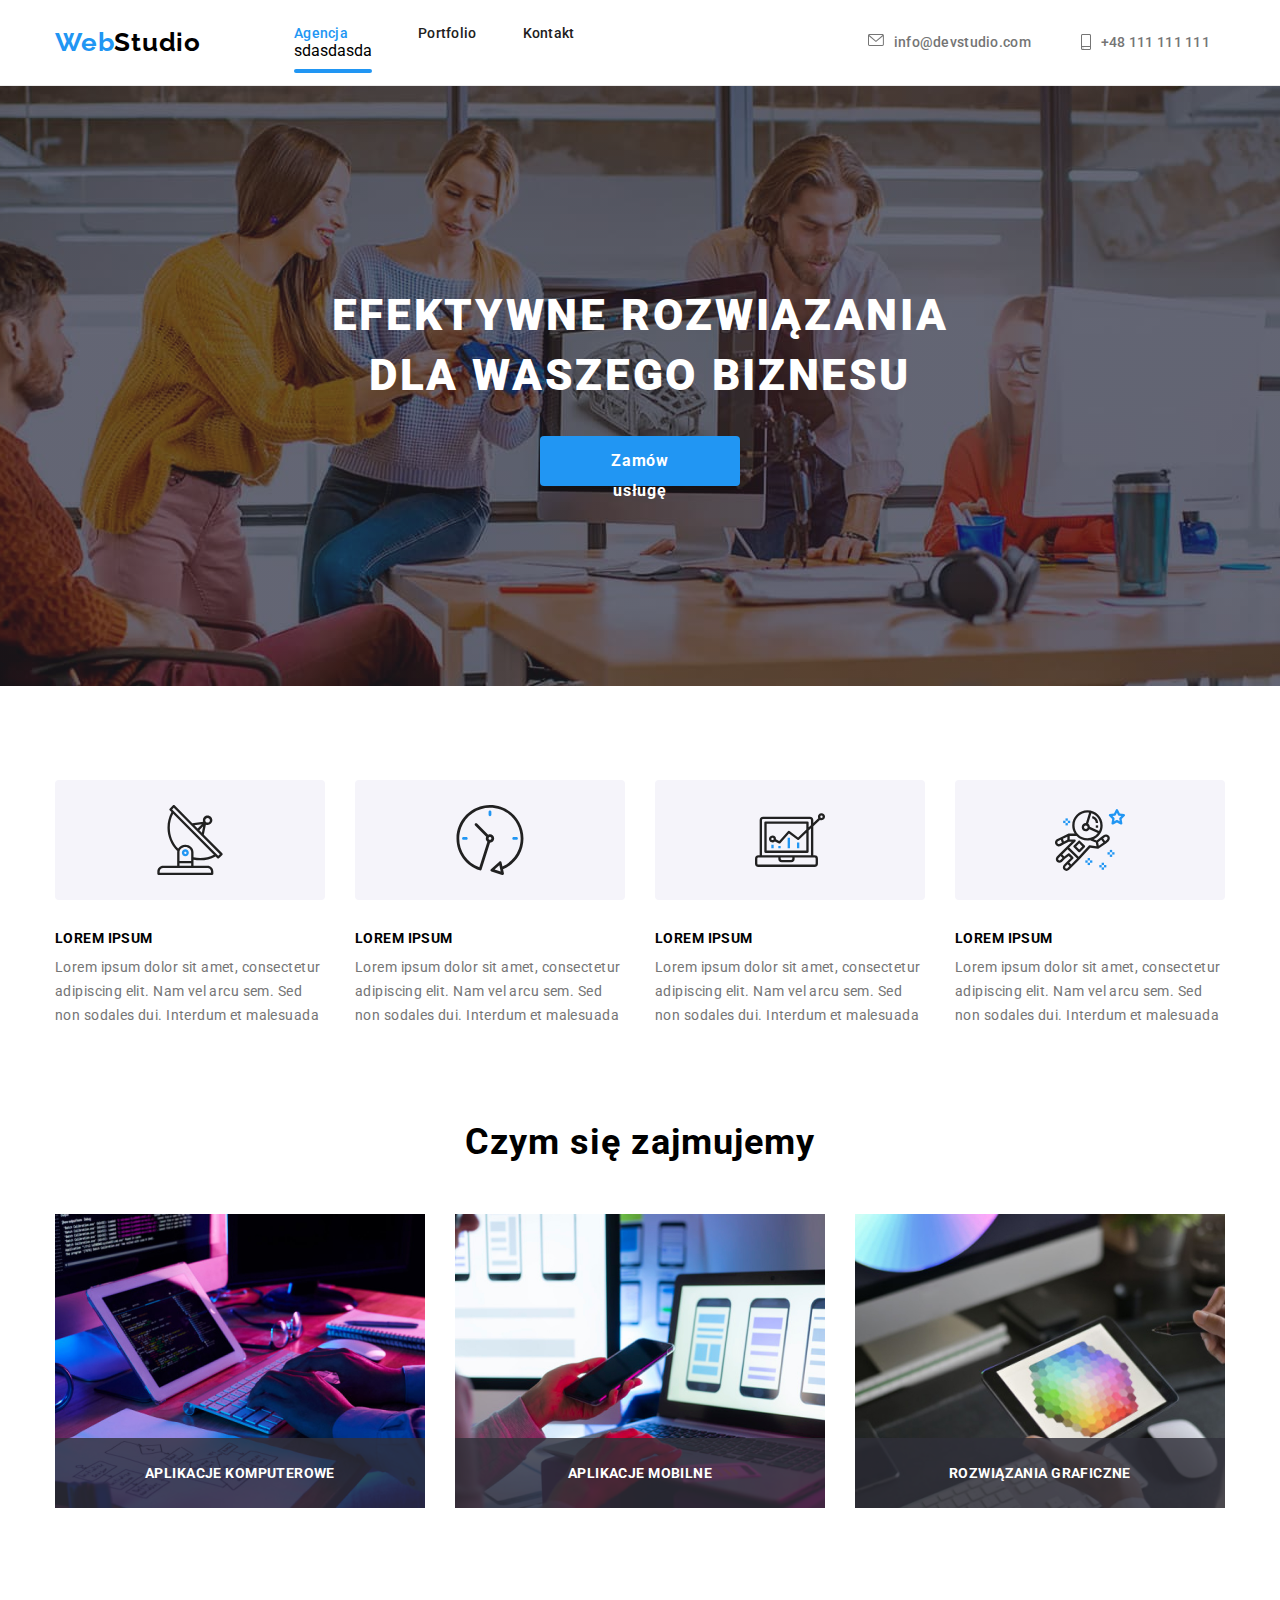
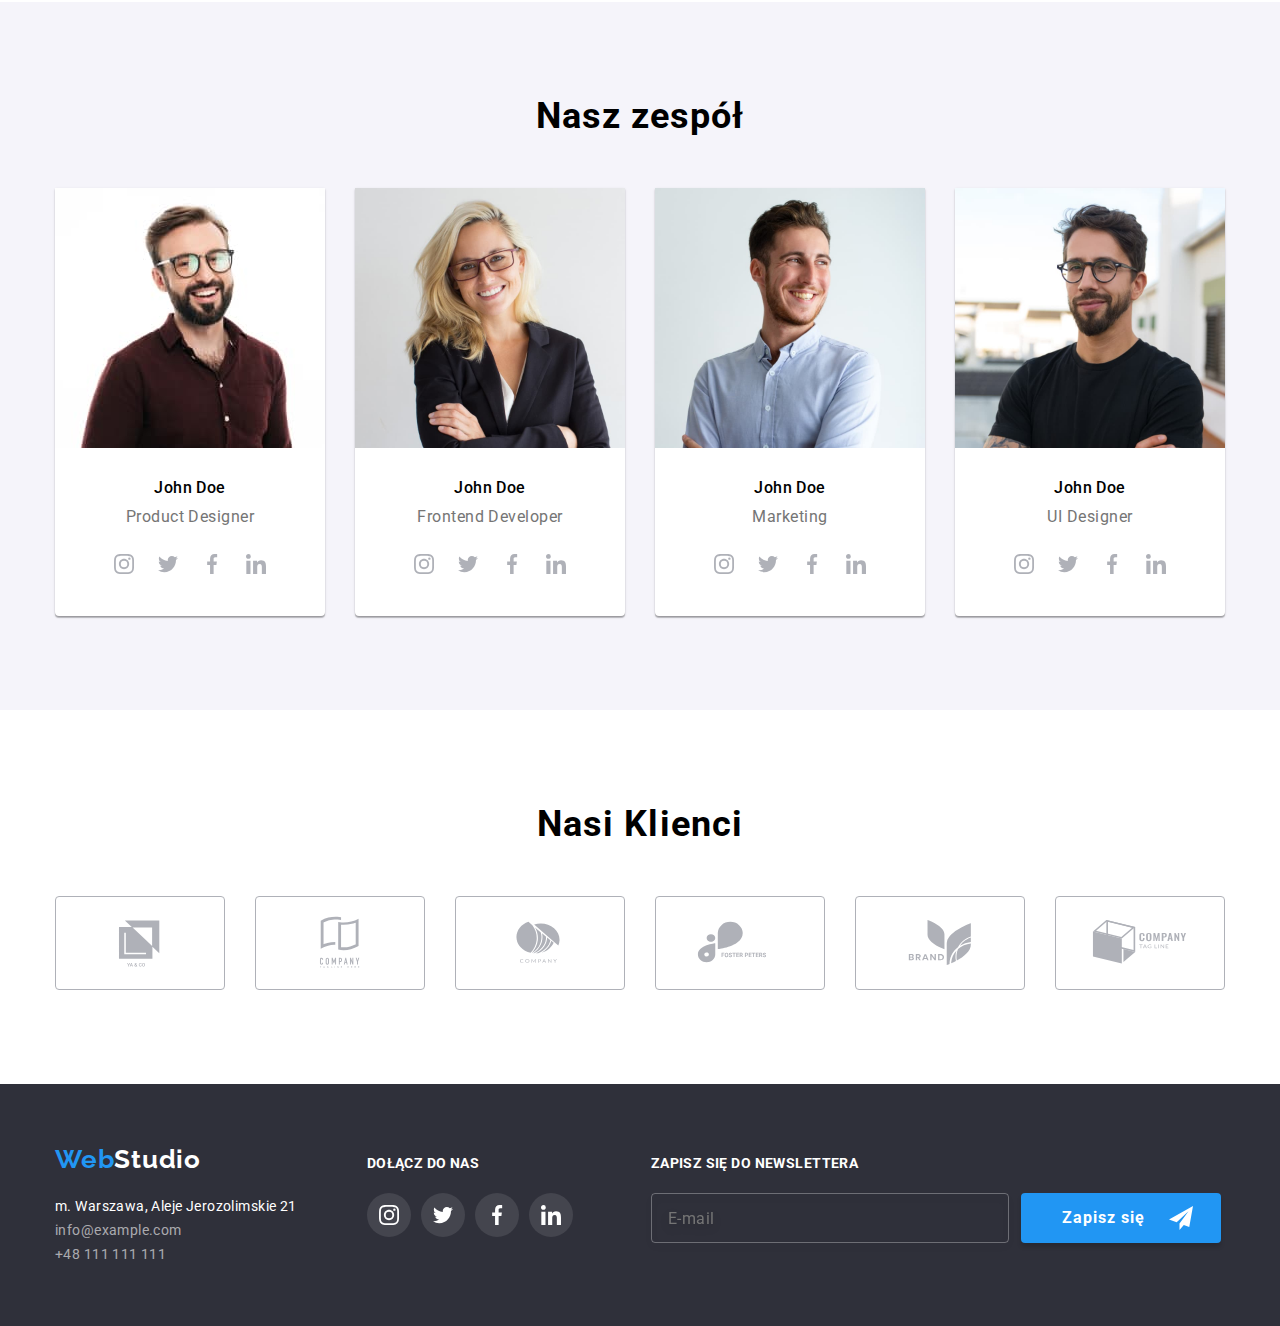
<file: index.html>
<!DOCTYPE html>
<html lang="pl">

  <head>
    <meta charset="UTF-8" />
    <meta http-equiv="X-UA-Compatible" content="IE=edge" />
    <meta name="viewport" content="width=device-width, initial-scale=1.0" />
    <title>WebStudio</title>
    <link rel="stylesheet" href="https://cdnjs.cloudflare.com/ajax/libs/animate.css/4.1.1/animate.min.css"/>
    <link rel="stylesheet" href="https://cdnjs.cloudflare.com/ajax/libs/modern-normalize/1.0.0/modern-normalize.min.css" />
    <link rel="preconnect" href="https://fonts.googleapis.com" />
    <link rel="preconnect" href="https://fonts.gstatic.com" crossorigin />
    <link href="https://fonts.googleapis.com/css2?family=Raleway:wght@700&family=Roboto:wght@400;500;700;900&display=swap" rel="stylesheet"/>
    <link rel="stylesheet" href="css/main.min.css" />
  </head>


  <body>

<!-- START HEADER SECTION -->
    <header class="page-header">
      <div class="container">
        <a class="logo page-header__logo" href="index.html"><span class="logo__label">Web</span>Studio</a>
          <nav class="navigation">

                  <ul class="navigation__list list">
                    <li class="navigation__item">
                      <a class="navigation__link navigation__link--active link " href="index.html">Agencja</a>
                    <p>sdasdasda</p>
                    </li>

                    <li class="navigation__item">
                      <a class="navigation__link link" href="portfolio.html">Portfolio</a>
                    </li>

                    <li class="navigation__item">
                      <a class="navigation__link link" href="#">Kontakt</a>
                    </li>
                  </ul>
          </nav>

          <div class="header-contact__wrapper">
            <a class="header-email link" href="mailto:info@devstudio.com">
              <svg class="email-icon" width="16" height="12">
                <use href="./images/icon.svg#icon-envelope"></use>
              </svg>
              info@devstudio.com</a>
            <a class="header-phone link" href="tel:+48111111111">
              <svg class="phone-icon" width="10" height="16">
                <use href="./images/icon.svg#icon-smartphone"></use>
              </svg>+48 111 111 111</a>
          </div>
        </div>  

<!-- MOBILE -->
        <button class="burger-btn" type="button" data-menu-open>
        <svg class="burger-btn__icon" width="40" height="40">
          <use href="./images/icon.svg#icon-burger-menu"></use>
        </svg> 
      </button>
      <div class="mobile-menu" data-menu>
        <button class="mobile-menu__close-btn" type="button" data-menu-close>
          <svg class="mobile-menu__icon" width="40" height="40">
            <use href="./images/icon.svg#icon-mobile-menu-close"></use>
          </svg>
        </button>
        <nav class="mobile-nav">
          <ul class="mobile-nav__list list">
            <li class="mobile-nav__item">
              <a class="mobile-nav__link link " href="index.html">Agencja</a>
            </li>
            <li class="mobile-nav__item">
              <a class="mobile-nav__link link" href="portfolio.html">Portfolio</a>
            </li>
            <li class="mobile-nav__item">
              <a class="mobile-nav__link link" href="#">Kontakt</a>
            </li>
          </ul>
        </nav>
        
          <div class="mobile-contacts">
          <a class="mobile-phone link" href="tel:+48111111111">+48 111 111 111</a>
          <a class="mobile-email link" href="mailto:info@devstudio.com">info@devstudio.com</a>
          </div>

        <ul class="mobile-social__list list">
          <li class="mobile-social__item"><a class="mobile-social__link link" href="#">Instagram</a></li>
          <li class="mobile-social__item"><a class="mobile-social__link link" href="#">Twitter</a></li>
          <li class="mobile-social__item"><a class="mobile-social__link link" href="#">Facebook</a></li>
          <li class="mobile-social__item"><a class="mobile-social__link link" href="#">LinkedIn</a></li>
        </ul>
      
      </div>
    </header>
<!-- START MAIN -->
    <main>
<!-- START HERO SECTION -->
      <section class="hero">
        <div class="container">
          <h1 class="main-header">EFEKTYWNE ROZWIĄZANIA DLA WASZEGO BIZNESU</h1>
          <button class="modal-btn" type="button" data-modal-open>Zamów usługę</button>
        </div>
      </section>

<!-- START OUR VALUES | LOREM SECTION -->
      <section class="advantages section">
        <div class="container">
          <h2 hidden>Zalety</h2>
          <ul class="advantages__list list">


            <li class="advantages__item">
              <div class="advantages__icon">
                <svg width="70" height="70">
                  <use href="images\icon.svg#icon-antena"></use>
                </svg>
              </div>
              <p class="advantages__text">LOREM IPSUM</p>
              <p class="advantages__description">Lorem ipsum dolor sit amet, consectetur adipiscing elit. Nam vel arcu sem. Sed non sodales dui. Interdum et malesuada</p>
            </li>


            <li class="advantages__item">
              <div class="advantages__icon">
                <svg width="70" height="70">
                  <use href="images\icon.svg#icon-zegar"></use>
                </svg>
              </div>
              <p class="advantages__text">LOREM IPSUM</p>
              <p class="advantages__description">
                Lorem ipsum dolor sit amet, consectetur adipiscing elit. Nam vel arcu sem. Sed non sodales dui. Interdum et malesuada</p>
            </li>


            <li class="advantages__item">
              <div class="advantages__icon">
                <svg width="70" height="70">
                  <use href="images\icon.svg#icon-diagram"></use>
                </svg>
              </div>
              <p class="advantages__text">LOREM IPSUM</p>
                    <p class="advantages__description">Lorem ipsum dolor sit amet, consectetur adipiscing elit. Nam vel
                arcu sem. Sed non sodales dui. Interdum et malesuada
              </p>
            </li>

            <li class="advantages__item">
              <div class="advantages__icon">
                <svg width="70" height="70">
                  <use href="images\icon.svg#icon-astronauta"></use>
                </svg>
              </div>
              <p class="advantages__text">LOREM IPSUM</p>
              <p class="advantages__description">
                Lorem ipsum dolor sit amet, consectetur adipiscing elit. Nam vel arcu sem. Sed non sodales dui. Interdum et malesuada</p>
            </li>
          </ul>
        </div>
      </section>


<!-- START WHAT WE DO SECTION -->
      <section class="services section">
        <div class="container">
          <h2 class="section-header">Czym się zajmujemy</h2>
          <ul class="services__list list">
            <li class="services__item">


              <picture>
                <source media="(min-width: 1200px)"
                  srcset="images\what_we_do\what_we_do_img1-desktop@2.jpg 2x">
                  <img class="services__img" src="images/what_we_do/what_we_do_img1.jpg" alt="programer-working-his-desk" />
                </picture>
              <p class="services__label">Aplikacje komputerowe</p>
            </li>



            <li class="services__item">

              <picture>
              <source media="(min-width: 1200px)" 
              srcset="images\what_we_do\what_we_do_img2-desktop@2.jpg 2x">
              <img class="services__img" src="images/what_we_do/what_we_do_img2.jpg" alt="application-smartphones"/>
            </picture>

              <p class="services__label">Aplikacje mobilne</p>
            </li>

            <li class="services__item">




              <picture>
                <source media="(min-width: 1200px)" 
                 srcset="images\what_we_do\what_we_do_img3-desktop@2.jpg 2x">
                <img class="services__img" src="images/what_we_do/what_we_do_img3.jpg" alt="graphic-tablet"/>
              </picture>

              <p class="services__label">Rozwiązania graficzne</p>

            </li>
          </ul>
        </div>
      </section>



<!-- START OUR TEAM SECTION -->
      <section class="workers section">
        <div class="container">
          <h2 class="section-header">Nasz zespół</h2>
          <ul class="workers__list list">
            <li class="workers__card">




              <picture>

                <source media="(min-width: 1200px)"
                srcset="images\our_team\John_Doe_img1.jpg 1x, images\our_team\John_Doe_img1_desktop@2x.jpg 2x">                
                <source media="(min-width: 768px)"
                  srcset="images\our_team\John_Doe_img1_tablet.jpg 1x,images\our_team\John_Doe_img1_tablet@2x.jpg 2x">
                <source srcset="images\our_team\John_Doe_img1_mobile@2x.jpg 2x">                
                  <img class="workers__img" src="images\our_team\John_Doe_img1_mobile.jpg" alt="John Doe" />
              </picture>

              <div class="workers__card-wrapper">
                <h3 class="discription-header">John Doe</h3> <!-- 1 -->
                <p class="workers__job-title">Product Designer</p>
                <ul class="social__list list">
                  <li class="social__item">
                    <a class="social__link">
                      <svg class="social__icon" width="20" height="20">
                        <use href="./images/icon.svg#icon-instagram"></use>
                      </svg>
                    </a>
                  </li>
                  <li class="social__item">
                    <a class="social__link" href="#">
                      <svg class="social__icon" width="20" height="20">
                        <use href="./images/icon.svg#icon-twitter"></use>
                      </svg>
                    </a>
                  </li>
                  <li class="social__item">
                    <a class="social__link" href="#">
                      <svg class="social-icon" width="20" height="20">
                        <use href="./images/icon.svg#icon-facebook"></use>
                      </svg>
                    </a>
                  </li>
                  <li class="social__item">
                    <a class="social__link" href="#">
                      <svg class="social__icon" width="20" height="20">
                        <use href="./images/icon.svg#icon-linkedin"></use>
                      </svg>
                    </a>
                  </li>
                </ul>
              </div>
            </li>
            <li class="workers__card">
              <picture>
                <source srcset="images/our_team/John_Doe_img2.jpg 1x, images\our_team\John_Doe_img2_desktop@2x.jpg 2x"
                  media="(min-width: 1200px)" />
              
                <source srcset="images/our_team/John_Doe_img2_tablet.jpg 1x, images/our_team/John_Doe_img2_tablet@2x.jpg 2x"
                  media="(min-width: 768px)" />
              
                <source srcset="images/our_team/John_Doe_img2_mobile@2x.jpg 2x" />
                <img class="workers__img" src="images/our_team/John_Doe_img2_mobile.jpg" alt="John Doe" />
              
              </picture>
              
              <div class="workers__card-wrapper">
                <h3 class="discription-header">John Doe</h3> <!-- 2 -->
                <p class="workers__job-title">Frontend Developer</p>
                <ul class="social__list list">
                  <li class="social__item">
                    <a class="social__link">
                      <svg class="social__icon" width="20" height="20">
                        <use href="./images/icon.svg#icon-instagram"></use>
                      </svg>
                    </a>
                  </li>
                  <li class="social__item">
                    <a class="social__link" href="#">
                      <svg class="social__icon" width="20" height="20">
                        <use href="./images/icon.svg#icon-twitter"></use>
                      </svg>
                    </a>
                  </li>
                  <li class="social__item">
                    <a class="social__link" href="#">
                      <svg class="social__icon" width="20" height="20">
                        <use href="./images/icon.svg#icon-facebook"></use>
                      </svg>
                    </a>
                  </li>
                  <li class="social__item">
                    <a class="social__link" href="#">
                      <svg class="social__icon" width="20" height="20">
                        <use href="./images/icon.svg#icon-linkedin"></use>
                      </svg>
                    </a>
                  </li>
                </ul>
              </div>
            </li>
            <li class="workers__card">
              <picture>
                <source srcset="images/our_team/John_Doe_img3.jpg 1x, images\our_team\John_Doe_img3_desktop@2x.jpg 2x"
                  media="(min-width: 1200px)" />
              
                <source srcset="images/our_team/John_Doe_img3_tablet.jpg 1x, images/our_team/John_Doe_img3_tablet@2x.jpg 2x"
                  media="(min-width: 768px)" />
              
                <source srcset="images/our_team/John_Doe_img3_mobile@2x.jpg 2x" />
                <img class="workers__img" src="images/our_team/John_Doe_img3_mobile.jpg" alt="John Doe" />
              
              </picture>
              
              <div class="workers__card-wrapper">
                <h3 class="discription-header">John Doe</h3> <!-- 3 -->
                <p class="workers__job-title">Marketing</p>
                <ul class="social__list list">
                  <li class="social__item">
                    <a class="social__link">
                      <svg class="social__icon" width="20" height="20">
                        <use href="./images/icon.svg#icon-instagram"></use>
                      </svg>
                    </a>
                  </li>
                  <li class="social__item">
                    <a class="social__link" href="#">
                      <svg class="social__icon" width="20" height="20">
                        <use href="./images/icon.svg#icon-twitter"></use>
                      </svg>
                    </a>
                  </li>
                  <li class="social__item">
                    <a class="social__link" href="#">
                      <svg class="social__icon" width="20" height="20">
                        <use href="./images/icon.svg#icon-facebook"></use>
                      </svg>
                    </a>
                  </li>
                  <li class="social__item">
                    <a class="social__link" href="#">
                      <svg class="social__icon" width="20" height="20">
                        <use href="./images/icon.svg#icon-linkedin"></use>
                      </svg>
                    </a>
                  </li>
                </ul>
              </div>
            </li>

            <li class="workers__card">



              <picture>
                <source srcset="images/our_team/John_Doe_img4.jpg 1x, images\our_team\John_Doe_img4_desktop@2x.jpg 2x"
                  media="(min-width: 1200px)" />              
                <source srcset="images/our_team/John_Doe_img4_tablet.jpg 1x, images/our_team/John_Doe_img4_tablet@2x.jpg 2x"
                  media="(min-width: 768px)" />              
                <source srcset="images/our_team/John_Doe_img4_mobile@2x.jpg 2x" />
                <img class="workers__img" src="images/our_team/John_Doe_img4_mobile.jpg" alt="John Doe" /></picture>


              <div class="workers__card-wrapper">
                <h3 class="discription-header">John Doe</h3> <!-- 4 -->
                <p class="workers__job-title">UI Designer</p>
                <ul class="social__list list">
                  <li class="social__item">
                    <a class="social__link">
                      <svg class="social__icon" width="20" height="20">
                        <use href="./images/icon.svg#icon-instagram"></use>
                      </svg>
                    </a>
                  </li>
                  <li class="social__item">
                    <a class="social__link" href="#">
                      <svg class="social__icon" width="20" height="20">
                        <use href="./images/icon.svg#icon-twitter"></use>
                      </svg>
                    </a>
                  </li>
                  <li class="social__item">
                    <a class="social__link" href="#">
                      <svg class="social__icon" width="20" height="20">
                        <use href="./images/icon.svg#icon-facebook"></use>
                      </svg>
                    </a>
                  </li>
                  <li class="social__item">
                    <a class="social__link" href="#">
                      <svg class="social__icon" width="20" height="20">
                        <use href="./images/icon.svg#icon-linkedin"></use>
                      </svg>
                    </a>
                  </li>
                </ul>
              </div>
            </li>
          </ul>
        </div>
      </section>


    <!-- START OUR CLIENTS SECTION -->
      <section class="client section">
        <div class="container">
          <h2 class="section-header">Nasi Klienci</h2>
          <ul class="client__list list">
            <li class="client__card">
              <a class="client__link" href="#">
                      <svg class="client__logo"width="106" height="60">
                        <use href="./images/icon.svg#icon-Logo"></use>
                      </svg>
              </a>
            </li>

            <li class="client__card">
              <a class="client__link" href="#">
                <svg class="client__logo" width="106" height="60">
                  <use href="./images/icon.svg#icon-Logo-1"></use>
                </svg>
              </a>
            </li>

            <li class="client__card">
              <a class="client__link" href="#">
                <svg class="client__logo"width="106" height="60">
                  <use href="./images/icon.svg#icon-Logo-2"></use>
                </svg>
              </a>
            </li>


            <li class="client__card">
              <a class="client__link" href="#">
                <svg class="client__logo"width="106" height="60">
                  <use href="./images/icon.svg#icon-Logo-3"></use>
                </svg>
              </a>
            </li>

            <li class="client__card">
              <a class="client__link" href="#">
                <svg class="client__logo"width="106" height="60">
                  <use href="./images/icon.svg#icon-Logo-4"></use>
                </svg>
              </a>
            </li>


            <li class="client__card">
              <a class="client__link" href="#">
                <svg class="client__logo"width="106" height="60">
                  <use href="./images/icon.svg#icon-Logo-5"></use>
                </svg>
              </a>
            </li>
          </ul>
        </div>
      </section>
    </main>

      <!-- END MAIN -->
      <!-- START FOOTER-->


    <footer class="footer">
      <div class="container">
        <div class="footer-contact__wrapper">
<div class="contact">
  <a class="logo logo--dark-theme link" href="index.html"><span class="logo__label">Web</span>Studio</a>
  <address>
    <ul class="address__list list">
      <li class="address__item">
        <a class="footer-address link" href="https://goo.gl/maps/rAMy6LqVr1cpTYM76" target="_blank">m. Warszawa, Aleje Jerozolimskie 21</a>
      </li>
      <li class="address__item">
        <a class="footer-email link" href="mailto:info@example.com">info@example.com</a>
      </li>
      <li class="address__item">
        <a class="footer-phone link" href="tel:+48111111111">+48 111 111 111</a>
      </li>
    </ul>
  </address>
</div>
<div class="footer-social">
  <h4 class="footer-header">DOŁĄCZ DO NAS</h4>
  <ul class="footer-social__list list">
    <li class="footer-social__item">
      <a class="footer-social__link">
        <svg class="footer-social__icon" width="20" height="20">
          <use href="./images/icon.svg#icon-instagram"></use>
        </svg>
      </a>
    </li>
    <li class="footer-social__item">
      <a class="footer-social__link" href="#">
        <svg class="footer-social__icon" width="20" height="20">
          <use href="./images/icon.svg#icon-twitter"></use>
        </svg>
      </a>
    </li>
    <li class="footer-social__item">
      <a class="footer-social__link" href="#">
        <svg class="footer-social__icon" width="20" height="20">
          <use href="./images/icon.svg#icon-facebook"></use>
        </svg>
      </a>
    </li>
    <li class="footer-social__item">
      <a class="footer-social__link" href="#">
        <svg class="footer-social__icon" width="20" height="20">
          <use href="./images/icon.svg#icon-linkedin"></use>
        </svg>
      </a>
    </li>
  </ul>
</div>
        </div>
        
        <div class="newsletter-wrapper">
          <h4 class="footer-header">Zapisz się do newslettera</h4>
          <form class="footer-form">
            <label class="footer-form__field">
              <input class="footer-form__input" type="email" name="newsletter-email" placeholder="E-mail">
            </label>
                    <button type="submit" class="modal-btn">Zapisz się
                      <svg class="footer-form__icon" width="24" height="24">
                        <use href="./images/icon.svg#icon-icon-send"></use>
                      </svg>
                    </button>
        </div>
        </form>
      </div>
    </footer>



<!-- END FOOTER -->
<!-- MODAL JS -->


     <div class="backdrop is-hidden" data-modal>
      <div class="modal">
        <svg class="close-btn" data-modal-close>
          <use href="./images/icon.svg#icon-close-modal"></use>
        </svg>
        <h2 class="modal-form-header">Zostaw swoje dane w formularzu poniżej</h2>
        <form class="modal-form" name="signup-form" action="#" method="post">
          <label class="modal-form__field">Imię<span class="modal-form__wrapper">
              <input class="modal-form__input" type="text" name="user-name" />
              <svg class="modal-form__icon" width="18" height="18">
                <use href="./images/icon.svg#icon-person-black"></use>
              </svg>
            </span>
          </label>

          <label class="modal-form__field">Telefon<span class="modal-form__wrapper">
              <input class="modal-form__input" type="tel" name="user-phone" />
              <svg class="modal-form__icon" width="18" height="18">
                <use href="./images/icon.svg#icon-phone-black"></use>
              </svg>
            </span>
          </label>


          <label class="modal-form__field">Email<span class="modal-form__wrapper">
              <input class="modal-form__input" type="email" name="user-email" />
              <svg class="modal-form__icon" width="18" height="18">
                <use href="./images/icon.svg#icon-email-black"></use>
              </svg>
            </span>
          </label>

          <label class="modal-form__field">Komentarz
            
            <textarea class="modal-form__message" name="user-message" placeholder="Wprowadź tekst"></textarea>

          </label>
          <input id="user-policy" type="checkbox" class="modal-form__policy visually-hidden" name="policy" value="accept-policy"/>
          <label for="user-policy" class="modal-form__policy-text"> 
            Oświadczam, iż akceptuję <a href="#regulamin">Regulamin</a> i <a href="#policy">Politykę Prywatności.</a>
          </label>
          <button type="submit" class="modal-btn"> Wyślij</button>
        </form>
      </div>
    </div>







            <script src="./js/modal.js"></script>
            <script src="./js/mobile-menu.js"></script>




  </body>
</html>
</file>
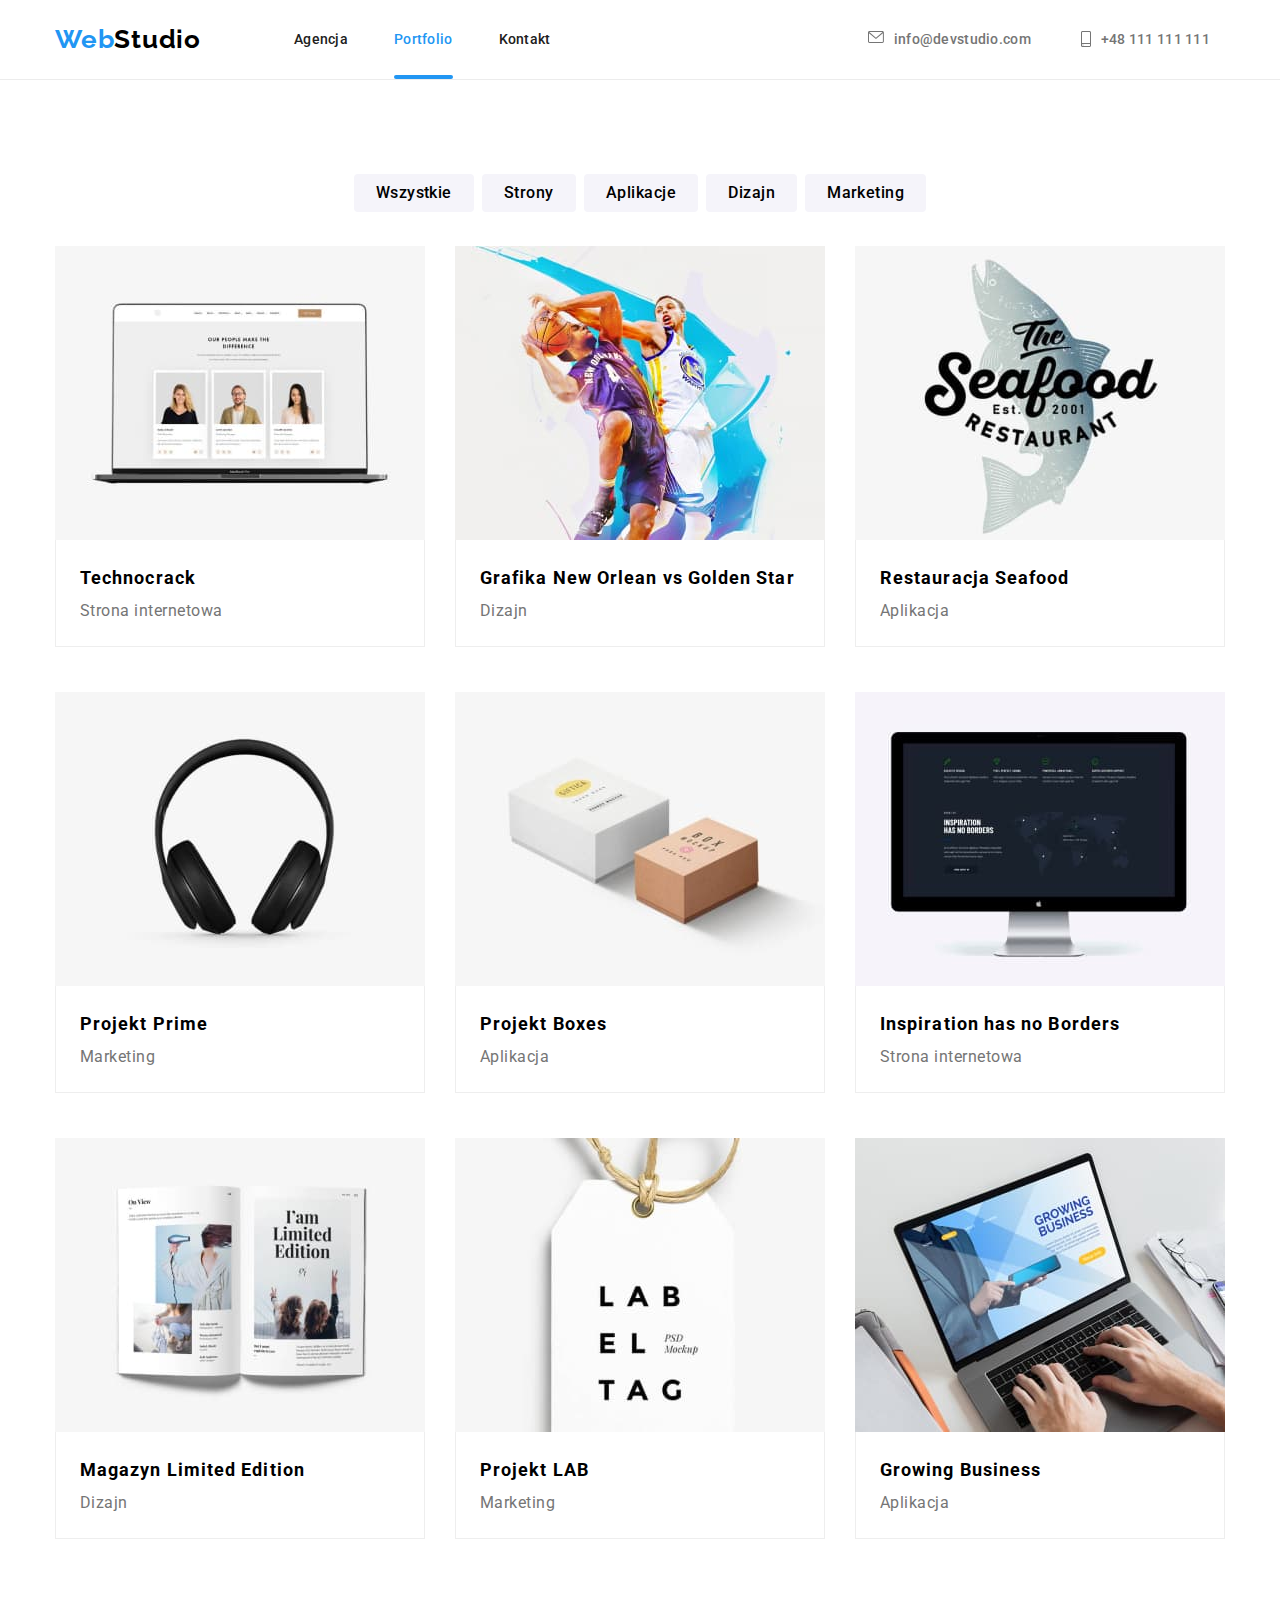
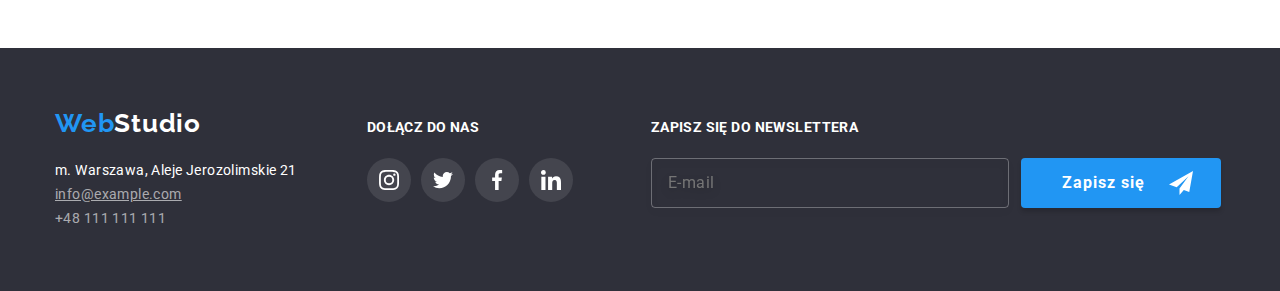
<file: portfolio.html>
<!DOCTYPE html>
<html lang="pl">

  <head>
    <meta charset="UTF-8" />
    <meta http-equiv="X-UA-Compatible" content="IE=edge" />
    <meta name="viewport" content="width=device-width, initial-scale=1.0" />


    <title>WebStudio</title>

    <link rel="stylesheet" href="https://cdnjs.cloudflare.com/ajax/libs/animate.css/4.1.1/animate.min.css" />
    <link rel="stylesheet" href="https://cdnjs.cloudflare.com/ajax/libs/modern-normalize/1.0.0/modern-normalize.min.css"/>
    <link rel="preconnect" href="https://fonts.googleapis.com" />
    <link rel="preconnect" href="https://fonts.gstatic.com" crossorigin />
    <link href="https://fonts.googleapis.com/css2?family=Raleway:wght@700&family=Roboto:wght@400;500;700;900&display=swap" rel="stylesheet"/>
    <link rel="stylesheet" href="css/main.min.css" />

  </head>
  <!-- START BODY SECTION -->
  <body>
      <header class="page-header">
        <div class="container">
          <a class="logo page-header__logo" href="index.html"><span class="logo__label">Web</span>Studio</a>
          <nav class="navigation">
            <ul class="navigation__list list">
              <li class="navigation__item">
                <a class="navigation__link link " href="index.html">Agencja</a>
              </li>
              <li class="navigation__item">
                <a class="navigation__link navigation__link--active link" href="portfolio.html">Portfolio</a>
              </li>
              <li class="navigation__item"><a class="navigation__link link" href="#">Kontakt</a></li>
            </ul>
          </nav>
          <div class="header-contact__wrapper">
            <a class="header-email link" href="mailto:info@devstudio.com">
              <svg class="email-icon" width="16" height="12">
                <use href="./images/icon.svg#icon-envelope"></use>
              </svg>info@devstudio.com</a>
            <a class="header-phone link" href="tel:+48111111111">
              <svg class="phone-icon" width="10" height="16">
                <use href="./images/icon.svg#icon-smartphone"></use>
              </svg>+48 111 111 111</a>
          </div>
        </div>
<!-- MOBILE -->
        <button class="burger-btn" type="button" data-menu-open>
          <svg class="burger-btn__icon" width="40" height="40">
            <use href="./images/icon.svg#icon-burger-menu"></use>
          </svg>
        </button>
        <div class="mobile-menu" data-menu>
          <button class="mobile-menu__close-btn" type="button" data-menu-close>
            <svg class="mobile-menu__icon" width="40" height="40">
              <use href="./images/icon.svg#icon-mobile-menu-close"></use>
            </svg>
          </button>
          <nav class="mobile-nav">
            <ul class="mobile-nav__list list">
              <li class="mobile-nav__item">
                <a class="mobile-nav__link link " href="index.html">Agencja</a>
              </li>
              <li class="mobile-nav__item">
                <a class="mobile-nav__link link" href="portfolio.html">Portfolio</a>
              </li>
              <li class="mobile-nav__item">
                <a class="mobile-nav__link link" href="#">Kontakt</a>
              </li>
            </ul>
          </nav>
          <div class="mobile-contacts__wrapper">
            <div class="mobile-contacts">
              <a class="mobile-phone link" href="tel:+48111111111">
                +48 111 111 111</a>
              <a class="mobile-email link" href="mailto:info@devstudio.com">
                info@devstudio.com</a>
            </div>
            <ul class="mobile-social__list list">
              <li class="mobile-social__item"><a class="mobile-social__link link" href="#">Instagram</a></li>
              <li class="mobile-social__item"><a class="mobile-social__link link" href="#">Twitter</a></li>
              <li class="mobile-social__item"><a class="mobile-social__link link" href="#">Facebook</a></li>
              <li class="mobile-social__item"><a class="mobile-social__link link" href="#">LinkedIn</a></li>
            </ul>
          </div>
        </div>
      </header>
    <main>
<!-- START FILTERS -->
      <section class="project-filters section">
        <div class="container">
          <h2 hidden>Rodzaje projektów</h2>
          <ul class="project-filters__list list">
            <li class="project-filters__item">
              <button class="project-filters__btn" type="button">Wszystkie</button>
            </li>

            <li class="project-filters__item">
              <button class="project-filters__btn" type="button">Strony</button></li>

            <li class="project-filters__item">
              <button class="project-filters__btn" type="button">Aplikacje</button>
            </li>

            <li class="project-filters__item">
              <button class="project-filters__btn" type="button">Dizajn</button>
            </li>


            <li class="project-filters__item">
              <button class="project-filters__btn" type="button">Marketing </button>
            </li>
          </ul>
        </div>
      </section>


<!-- START PROJECTS SECTION-->
      <section class="project section">
        <div class="container">
          <h2 hidden>Projekty</h2>
          <ul class="project__list list">
            <li class="project__card">
              <div class="box">

                <picture>
                
                  <source media="(min-width: 1200px)"
                    srcset="images\portfolio\desktop\img-desktop.jpg 1x, images\portfolio\desktop\img-desktop@2.jpg 2x">
                
                  <source media="(min-width: 768px)"
                    srcset="images\portfolio\tablet\img-tablet.jpg 1x, images\portfolio\tablet\img-tablet@2x.jpg 2x">
                
                  <source srcset="images\portfolio\mobile\img-mobile@2x.jpg 2x">
                
                  <img class="project__img" src="images/portfolio/mobile/img-mobile.jpg" alt="Technocrack" />
                </picture>
              
              <p class="project__overlay">Technocrack jest popularną platformą wykorzystywaną do rozpowszechniania koronawirusa.
              Firmy wykorzystują tę platformę do celów szpiegowskich i ataków na niezabezpieczone serwery konkurencji</p>
        </div>
              <div class="project__wrapper">
                <p class="project__name">Technocrack</p>
                <p class="project__category">Strona internetowa</p>
              </div>
            </li>
            <li class="project__card">
              <div class="box">
                
                <picture>                
                  <source media="(min-width: 1200px)" srcset="images\portfolio\desktop\img1-desktop.jpg 1x, images\portfolio\desktop\img1-desktop@2.jpg 2x">                
                  <source media="(min-width: 768px)" srcset="images\portfolio\tablet\img1-tablet.jpg 1x, images\portfolio\tablet\img1-tablet@2x.jpg 2x">                
                  <source srcset="images\portfolio\mobile\img1-mobile@2x.jpg 2x">                
                  <img class="project__img" src="images/portfolio/mobile/img1-mobile.jpg" alt="Grafika New Orlean vs Golden Star" />
                </picture>



                <p class="project__overlay">
                  Technocrack jest popularną platformą wykorzystywaną do rozpowszechniania koronawirusa.
                  Firmy wykorzystują tę platformę do celów szpiegowskich i ataków na niezabezpieczone serwery konkurencji
                </p>
              </div>
              <div class="project__wrapper">
                <p class="project__name">Grafika New Orlean vs Golden Star</p>
                <p class="project__category">Dizajn</p>
              </div>
            </li>
           
            <li class="project__card">
              <div class="box">

                <picture>                
                  <source media="(min-width: 1200px)" srcset="images\portfolio\desktop\img2-desktop.jpg 1x, images\portfolio\desktop\img2-desktop@2.jpg 2x">                
                  <source media="(min-width: 768px)" srcset="images\portfolio\tablet\img2-tablet.jpg 1x, images\portfolio\tablet\img2-tablet@2x.jpg 2x">                
                  <source srcset="images\portfolio\mobile\img2-mobile@2x.jpg 2x">                
                  <img class="project__img" src="images/portfolio/mobile/img2-mobile.jpg" alt="Restauracja Seafood" />
                </picture>

                <p class="project__overlay">Technocrack jest popularną platformą wykorzystywaną do rozpowszechniania koronawirusa.
                Firmy wykorzystują tę platformę do celów szpiegowskich i ataków na niezabezpieczone serwery konkurencji</p>
              </div> 
              <div class="project__wrapper">
                <p class="project__name">Restauracja Seafood</p>
                <p class="project__category">Aplikacja</p>
              </div>
            </li>
            <li class="project__card">
              <div class="box">


                <picture>                
                  <source media="(min-width: 1200px)" srcset="images\portfolio\desktop\img3-desktop.jpg 1x, images\portfolio\desktop\img3-desktop@2.jpg 2x">                
                  <source media="(min-width: 768px)" srcset="images\portfolio\tablet\img3-tablet.jpg 1x, images\portfolio\tablet\img3-tablet@2x.jpg 2x">                
                  <source srcset="images\portfolio\mobile\img3-mobile@2x.jpg 2x">                
                  <img class="project__img" src="images/portfolio/mobile/img3-mobile.jpg" alt="Projekt Prime" />
                </picture>
                <p class="project__overlay">Technocrack jest popularną platformą wykorzystywaną do rozpowszechniania koronawirusa.
                Firmy wykorzystują tę platformę do celów szpiegowskich i ataków na niezabezpieczone serwery konkurencji
                </p>
              </div>
              <div class="project__wrapper">
                <p class="project__name">Projekt Prime</p>
                <p class="project__category">Marketing</p>
              </div>
            </li>
            <li class="project__card">
              <div class="box">
                <picture>                
                  <source media="(min-width: 1200px)" srcset="images\portfolio\desktop\img4-desktop.jpg 1x, images\portfolio\desktop\img4-desktop@2.jpg 2x">                
                  <source media="(min-width: 768px)" srcset="images\portfolio\tablet\img4-tablet.jpg 1x, images\portfolio\tablet\img4-tablet@2x.jpg 2x">
                
                  <source srcset="images\portfolio\mobile\img4-mobile@2x.jpg 2x">                
                  <img class="project__img" src="images/portfolio/mobile/img4-mobile.jpg" alt="Projekt Boxes" />
                </picture>
                  
                <p class="project__overlay">Technocrack jest popularną platformą wykorzystywaną do rozpowszechniania koronawirusa.
                Firmy wykorzystują tę platformę do celów szpiegowskich i ataków na niezabezpieczone serwery konkurencji
                </p>
              </div>
              <div class="project__wrapper">
                <p class="project__name">Projekt Boxes</p>
                <p class="project__category">Aplikacja</p>
              </div>
            </li>
            <li class="project__card">
              <div class="box">
                <picture>
                
                  <source media="(min-width: 1200px)" srcset="images\portfolio\desktop\img5-desktop.jpg 1x, images\portfolio\desktop\img5-desktop@2.jpg 2x">
                
                  <source media="(min-width: 768px)" srcset="images\portfolio\tablet\img5-tablet.jpg 1x, images\portfolio\tablet\img5-tablet@2x.jpg 2x">
                
                  <source srcset="images\portfolio\mobile\img5-mobile@2x.jpg 2x">
                
                  <img class="project__img" src="images/portfolio/mobile/img5-mobile.jpg" alt="Inspiration has no Borders" />
                </picture>
                <p class="project__overlay">Technocrack jest popularną platformą wykorzystywaną do rozpowszechniania koronawirusa.
                Firmy wykorzystują tę platformę do celów szpiegowskich i ataków na niezabezpieczone serwery konkurencji
                </p>
              </div>
              <div class="project__wrapper">
                <p class="project__name">Inspiration has no Borders</p>
                <p class="project__category">Strona internetowa</p>
              </div>
            </li>
            <li class="project__card">
              <div class="box">
                <picture>

                
                  <source media="(min-width: 1200px)" srcset="images\portfolio\desktop\img6-desktop.jpg 1x, images\portfolio\desktop\img6-desktop@2.jpg 2x">                
                  <source media="(min-width: 768px)" srcset="images\portfolio\tablet\img6-tablet.jpg 1x, images\portfolio\tablet\img6-tablet@2x.jpg 2x">                
                  <source srcset="images\portfolio\mobile\img6-mobile@2x.jpg 2x">                
                  <img class="project__img" src="images/portfolio/mobile/img6-mobile.jpg" alt="Magazyn Limited Edition" />
                </picture>
                <p class="project__overlay">Technocrack jest popularną platformą wykorzystywaną do rozpowszechniania koronawirusa.
                Firmy wykorzystują tę platformę do celów szpiegowskich i ataków na niezabezpieczone serwery konkurencji
                </p>
              </div>
              <div class="project__wrapper">
                <p class="project__name">Magazyn Limited Edition</p>
                <p class="project__category">Dizajn</p>
              </div>
            </li>
            <li class="project__card">
              <div class="box">
                <picture>
                
                  <source media="(min-width: 1200px)" srcset="images\portfolio\desktop\img7-desktop.jpg 1x, images\portfolio\desktop\img7-desktop@2.jpg 2x">
                
                  <source media="(min-width: 768px)" srcset="images\portfolio\tablet\img7-tablet.jpg 1x, images\portfolio\tablet\img7-tablet@2x.jpg 2x">
                
                  <source srcset="images\portfolio\mobile\img7-mobile@2x.jpg 2x">
                
                  <img class="project__img" src="images/portfolio/mobile/img7-mobile.jpg" alt="Projekt LAB" />
                </picture>
                <p class="project__overlay">Technocrack jest popularną platformą wykorzystywaną do rozpowszechniania koronawirusa.
                Firmy wykorzystują tę platformę do celów szpiegowskich i ataków na niezabezpieczone serwery konkurencji
                </p>
              </div>
              <div class="project__wrapper">
                <p class="project__name">Projekt LAB</p>
                <p class="project__category">Marketing</p>
              </div>
            </li>
            <li class="project__card">
              <div class="box">
                <picture>
                
                  <source media="(min-width: 1200px)" srcset="images\portfolio\desktop\img8-desktop.jpg 1x, images\portfolio\desktop\img8-desktop@2.jpg 2x">                
                  <source media="(min-width: 768px)" srcset="images\portfolio\tablet\img8-tablet.jpg 1x, images\portfolio\tablet\img8-tablet@2x.jpg 2x">                
                  <source srcset="images\portfolio\mobile\img8-mobile@2x.jpg 2x">                
                  <img class="project__img" src=images\portfolio\mobile\img8-mobile.jpg 
                  alt="Growing Business" />
                </picture>
                <p class="project__overlay">Technocrack jest popularną platformą wykorzystywaną do rozpowszechniania koronawirusa.
                Firmy wykorzystują tę platformę do celów szpiegowskich i ataków na niezabezpieczone serwery konkurencji
                </p>
              </div>
              <div class="project__wrapper">
                <p class="project__name">Growing Business</p>
                <p class="project__category">Aplikacja</p>
              </div>
            </li>
          </ul>
        </div>
      </section>
    </main>

    <!-- END MAIN -->
    <!-- START FOOTER-->
    <footer class="footer">
      <div class="container">
        <div class="footer-contact__wrapper">
          <div class="contact">
            <a class="logo logo--dark-theme link" href="index.html"><span class="logo__label">Web</span>Studio</a>
            <address>
              <ul class="address__list list">
                <li class="address__item">
                  <a class="footer-address link" href="https://goo.gl/maps/rAMy6LqVr1cpTYM76" target="_blank">m. Warszawa, Aleje Jerozolimskie 21</a>
                </li>
                <li class="address__item">
                  <a class="footer-email footer-email--portfolio link" href="mailto:info@example.com">info@example.com</a>
                </li>
                <li class="address__item">
                  <a class="footer-phone link" href="tel:+48111111111">+48 111 111 111</a>
                </li>
              </ul>
            </address>
          </div>


          <div class="footer-social">
            <h4 class="footer-header">DOŁĄCZ DO NAS</h4>
            <ul class="footer-social__list list">
              <li class="footer-social__item">
                <a class="footer-social__link">
                  <svg class="footer-social__icon" width="20" height="20">
                    <use href="./images/icon.svg#icon-instagram"></use>
                  </svg>
                </a>
              </li>
              <li class="footer-social__item">
                <a class="footer-social__link" href="#">
                  <svg class="footer-social__icon" width="20" height="20">
                    <use href="./images/icon.svg#icon-twitter"></use>
                  </svg>
                </a>
              </li>
              <li class="footer-social__item">
                <a class="footer-social__link" href="#">
                  <svg class="footer-social__icon" width="20" height="20">
                    <use href="./images/icon.svg#icon-facebook"></use>
                  </svg>
                </a>
              </li>
              <li class="footer-social__item">
                <a class="footer-social__link" href="#">
                  <svg class="footer-social__icon" width="20" height="20">
                    <use href="./images/icon.svg#icon-linkedin"></use>
                  </svg>
                </a>
              </li>
            </ul>
          </div>

        </div>
        
        <div class="newsletter-wrapper">
          <h4 class="footer-header">Zapisz się do newslettera</h4>
          <form class="footer-form">
            <label class="footer-form__field">
              <input class="footer-form__input" type="email" name="newsletter-email" placeholder="E-mail">
            </label>
            <button type="submit" class="modal-btn">Zapisz się
              <svg class="footer-form__icon" width="24" height="24">
                <use href="./images/icon.svg#icon-icon-send"></use>
              </svg>
            </button>
        </div>
        </form>
        </div>
        </footer>






        <script src="./js/mobile-menu.js"></script>



        
  </body>
</html>
</file>
<file: css/main.min.css>
body{font-family:"Roboto", sans-serif;color:var(--main-color)}h1,h2,h3,h4,h5,h6{margin:0;padding:0}ul,ol{margin:0;padding:0}p{margin:0;padding:0}img{display:block;max-width:100%;height:auto}.list{list-style-type:none}.link{text-decoration:none}.container{margin:0 auto;padding:0 15px}@media screen and (min-width: 480px){.container{width:480px}}@media screen and (min-width: 768px){.container{width:768px}}@media screen and (min-width: 1200px){.container{width:1200px}}.section{padding-bottom:60px;padding-top:60px}@media screen and (min-width: 1200px){.section{padding-bottom:94px;padding-top:94px}}.visually-hidden{-moz-appearance:none;-webkit-appearance:none;appearance:none}.modal-btn{display:block;margin-right:auto;margin-left:auto;padding:10px 41px;width:200px;height:50px;font-weight:700;font-size:16px;line-height:1.875;align-items:center;text-align:center;letter-spacing:0.06em;color:#fff;background-color:#2196f3;border-style:none;box-shadow:0px 4px 4px rgba(0,0,0,0.15);border-radius:4px;cursor:pointer}.backdrop{position:fixed;top:0;left:0;width:100%;height:100%;background-color:rgba(0,0,0,0.2);transition:opacity 250ms cubic-bezier(0.4, 0, 0.2, 1)}.is-hidden{opacity:0;visibility:visible;pointer-events:none}.modal{position:absolute;left:50%;top:50%;width:calc(100% - 15px);max-width:450px;min-height:609px;padding:40px;box-shadow:0px 1px 3px rgba(0,0,0,0.12),0px 1px 1px rgba(0,0,0,0.14),0px 2px 1px rgba(0,0,0,0.2);border-radius:4px;background-color:#fff;transform:translate(-50%, -50%) scale(1);transition:transform,opacity 250ms cubic-bezier(0.4, 0, 0.2, 1);opacity:1}.is-hidden .modal{transform:translate(-50%, -50%) scale(0);opacity:0}.close-btn{display:flex;align-items:center;justify-content:center;position:absolute;top:8px;right:8px;width:30px;height:30px;border:1px solid rgba(0,0,0,0.1);border-radius:50%;background-color:#fff;cursor:pointer;fill:#212121}.close-btn:hover,.close-btn:focus{fill:#2196f3}.modal-form{display:flex;flex-direction:column}.modal-form__wrapper{position:relative;display:block;margin-top:4px}.modal-form-header{margin-bottom:12px;font-weight:700;font-size:20px;line-height:1.15;text-align:center;letter-spacing:0.03em;color:#212121}.modal-form__field{margin-bottom:10px;font-size:12px;line-height:1.666;letter-spacing:0.01em;color:#757575}.modal-form__input{width:100%;height:40px;border:1px solid rgba(33,33,33,0.2);border-radius:4px;padding-left:42px;transition:border-color 250ms cubic-bezier(0.4, 0, 0.2, 1)}.modal-form__input:focus{outline:none;border-color:#2196f3}.modal-form__input:focus+.modal-form__icon{fill:#2196f3}.modal-form__icon{position:absolute;top:50%;transform:translateY(-50%);left:12px;transition:fill 250ms cubic-bezier(0.4, 0, 0.2, 1)}.modal-form__message{width:100%;height:120px;padding:12px 16px;margin-top:4px;border:1px solid rgba(33,33,33,0.2);border-radius:4px;resize:none;transition:border-color 250ms cubic-bezier(0.4, 0, 0.2, 1)}.modal-form__message:focus{outline:none;border-color:#2196f3}.modal-form__policy-text{margin-left:auto;margin-right:auto;margin-bottom:30px;font-size:14px;line-height:1.714;letter-spacing:0.03em;color:#757575}.modal-form__policy-text>a{color:#2196f3}.modal-form__policy-text::before{display:inline-block;content:"";width:16px;height:16px;border:2px solid #212121;border-radius:2px}.modal-form__policy:checked+.modal-form__policy-text::before{background-image:url("data:image/svg+xml;charset=UTF-8,%3csvg width='16' height='15' viewBox='0 0 16 15' fill='none' xmlns='http://www.w3.org/2000/svg'%3e%3crect width='16' height='15' rx='2' fill='%232196F3'/%3e%3cpath d='M3.95703 7.75166L3.88825 7.68604L3.81923 7.75141L2.93123 8.59258L2.85486 8.66492L2.93097 8.73753L6.42671 12.0724L6.49574 12.1382L6.56476 12.0724L14.069 4.91352L14.1449 4.84116L14.069 4.76881L13.1873 3.92764L13.1183 3.86183L13.0493 3.92761L6.49577 10.1735L3.95703 7.75166Z' fill='white' stroke='white' stroke-width='0.2'/%3e%3c/svg%3e ");background-size:contain;border-color:#2196f3;background-color:#2196f3;transition:background-color 250ms cubic-bezier(0.4, 0, 0.2, 1),border-color 250ms cubic-bezier(0.4, 0, 0.2, 1)}@media screen and (min-width: 768px){.modal{width:528px;min-height:581px}}.logo{font-family:"Raleway";font-weight:700;font-size:24px;line-height:1.166;text-decoration:none;letter-spacing:0.03em;color:#000}.logo--dark-theme{color:#fff}.logo__label{color:#2196f3}@media screen and (min-width: 768px){.logo{font-size:26px;line-height:1.192}.page-header__logo{margin-right:83px}}@media screen and (min-width: 1200px){.page-header__logo{margin-right:93px}}.main-header{margin-bottom:30px;font-weight:900;font-size:26px;line-height:1.615;text-align:center;letter-spacing:0.06em;text-transform:uppercase;color:#fff}.section-header{margin-bottom:30px;font-weight:700;font-size:28px;line-height:1.178;text-align:center;letter-spacing:0.03em}@media screen and (min-width: 1200px){.main-header{font-size:44px;line-height:1.363}.section-header{margin-bottom:50px;font-size:36px;line-height:1.166}}.discription-header{margin-bottom:10px;font-weight:500;font-size:16px;line-height:1.187;text-align:center;letter-spacing:0.03em}.footer-header{margin-bottom:20px;font-weight:700;font-size:14px;line-height:1.42;letter-spacing:0.03em;text-transform:uppercase;color:#fff}.page-header{border-bottom:1px solid #ececec}.navigation__list{display:flex}.navigation__link,.header-email,.header-phone{font-weight:500;font-size:14px;line-height:1.143;letter-spacing:0.02em}.navigation__link{color:#212121;transition-property:color;transition-timing-function:cubic-bezier(0.4, 0, 0.2, 1);transition-duration:250ms}.navigation__link:hover,.navigation__link:focus{color:#2196f3}.header-phone,.header-email{color:#757575;transition-property:color;transition-timing-function:cubic-bezier(0.4, 0, 0.2, 1);transition-duration:250ms}.header-phone:hover,.header-phone:focus,.header-email:hover,.header-email:focus{color:#2196f3}.navigation__link--active{color:#2196f3}.navigation__link--active::after{content:"";display:block;position:absolute;top:47px;width:100%;height:4px;border-radius:2px;background-color:#2196f3}.navigation__item{position:relative}.header-contact__wrapper{margin-left:auto;margin-right:15px}.email-icon,.phone-icon{margin-right:8px;fill:currentColor}.header-phone,.header-email{display:flex}@media screen and (max-width: 767px){.page-header .container{position:relative;padding-top:16px;padding-bottom:16px}.navigation__link,.header-email,.header-phone{display:none}}@media screen and (min-width: 768px){.page-header .container{display:flex;padding-top:26px;padding-bottom:26px;align-items:center}.navigation__item:not(:last-child){margin-right:60px}}@media screen and (min-width: 1200px){.page-header .container{padding-top:24px;padding-bottom:24px}.navigation__item:not(:last-child){margin-right:46px}.navigation__link,.header-email,.header-phone{font-size:14px;line-height:1.143}.navigation__link--active::after{top:45px}.header-contact__wrapper{display:flex}.email-icon,.phone-icon{margin-right:10px}.header-email{margin-left:auto;margin-right:50px}}.hero{padding:118px 0;background-repeat:no-repeat;background-position:center;background-size:cover}.hero.container{justify-content:center}.hero .main-header{max-width:365px;margin-left:auto;margin-right:auto;text-align:center}@media screen and (min-width: 320px) and (max-width: 767px){.hero{background-image:linear-gradient(rgba(47,48,58,0.4), rgba(47,48,58,0.4)),url(/images/bg_images/hero_bg_mobile.jpg);background-color:#2f303a}}@media screen and (min-device-pixel-ratio: 2) and (min-width: 320px) and (max-width: 767px), screen and (min-resolution: 192dpi) and (min-width: 320px) and (max-width: 767px), screen and (min-resolution: 2dppx) and (min-width: 320px) and (max-width: 767px){.hero{background-image:linear-gradient(rgba(47,48,58,0.4), rgba(47,48,58,0.4)),url(../images/bg_images/hero_bg_mobile@2x.jpg)}}@media screen and (min-width: 768px){.hero{background-image:linear-gradient(rgba(47,48,58,0.4), rgba(47,48,58,0.4)),url(../images/bg_images/hero_bg_tablet.jpg);background-color:#2f303a}}@media screen and (min-device-pixel-ratio: 2) and (min-width: 768px), screen and (min-resolution: 192dpi) and (min-width: 768px), screen and (min-resolution: 2dppx) and (min-width: 768px){.hero{background-image:linear-gradient(rgba(47,48,58,0.4), rgba(47,48,58,0.4)),url(../images/bg_images/hero_bg_tablet@2x.jpg)}}@media screen and (min-width: 1200px){.hero{display:flex;background-image:linear-gradient(rgba(47,48,58,0.4), rgba(47,48,58,0.4)),url(../images/bg_images/hero_bg_image.jpg);background-color:#2f303a;padding:200px 0px}.hero .main-header{max-width:696px}}.advantages__text{margin-top:30px;margin-bottom:10px;font-weight:700;font-size:14px;line-height:1.143;letter-spacing:0.03em;text-transform:uppercase}.advantages__description{font-size:14px;line-height:1.714;letter-spacing:0.03em;color:#757575}.advantages__icon{text-align:center;padding-bottom:25px;padding-top:25px;height:120px;border-radius:4px;background-color:#f5f4fa}@media screen and (max-width: 767px){.advantages__item:not(:last-child){margin-bottom:30px}}@media screen and (min-width: 768px){.advantages__list{display:flex;flex-wrap:wrap;margin:-15px}.advantages__item{margin:15px;flex-basis:calc((100% - 60px) / 2)}}@media screen and (min-width: 1200px){.advantages{padding-bottom:0}.advantages__list{display:flex;justify-content:space-around}.advantages__item{margin:15px;flex-basis:calc((100% - 120px) / 4)}}.services{display:none}@media screen and (min-width: 1200px){.services{display:block}}.services__list{display:flex;justify-content:space-between}.services__item{position:relative}.services__label{width:100%;position:absolute;bottom:0;padding:27px 90px;background-color:rgba(47,48,58,0.8);font-weight:700;font-size:14px;line-height:1.142;text-align:center;letter-spacing:0.03em;text-transform:uppercase;color:#fff}.workers{background-color:#f5f4fa}.workers__card{background-color:#fff;box-shadow:0px 1px 3px rgba(0,0,0,0.12),0px 1px 1px rgba(0,0,0,0.14),0px 2px 1px rgba(0,0,0,0.2);border-radius:0px 0px 4px 4px}.workers__job-title{font-size:16px;line-height:1.187;text-align:center;letter-spacing:0.03em;color:#757575;margin-bottom:16px}.workers__card-wrapper{padding:30px 32px}.social__list{display:flex;align-items:center;justify-content:center}.social__link{display:flex;width:44px;height:44px;background-color:#fff;fill:#afb1b8;border-radius:50%;align-items:center;justify-content:center;transition-property:fill, background-color;transition-duration:250ms;transition-timing-function:cubic-bezier(0.4, 0, 0.2, 1)}.social__link:hover,.social__link:focus{fill:#fff;background-color:#2196f3}@media screen and (max-width: 767px){.workers__card:not(:last-child){margin-bottom:30px}}@media screen and (min-width: 768px){.workers__list{display:flex;flex-wrap:wrap;margin:-15px}.workers__card{margin:15px;flex-basis:calc((100% - 60px) / 2)}}@media screen and (min-width: 1200px){.workers__card{flex-basis:calc((100% - 120px) / 4)}}.client__list{display:flex;flex-wrap:wrap;margin:-15px;align-items:center;justify-content:space-between}.client__card{margin:15px;flex-basis:calc((100% - 60px) / 2)}.client__link{display:flex;justify-content:center;align-items:center;padding:16px 0;border:1px solid #afb1b8;border-radius:4px;fill:#afb1b8;transition-property:fill, border;transition-duration:250ms;transition-timing-function:cubic-bezier(0.4, 0, 0.2, 1)}.client__link:hover,.client__link:focus{fill:#2196f3;border:1px solid #2196f3}@media screen and (min-width: 768px){.client__card{flex-basis:calc((100% - 90px) / 3)}}@media screen and (min-width: 1200px){.client__card{flex-basis:calc((100% - 180px) / 6)}}.footer{background-color:#2f303a}.footer .container{padding-top:60px;padding-bottom:60px;align-items:center;cursor:pointer}.address__list{display:block;margin-top:20px}.footer-social__list{display:flex}.footer-address,.footer-email,.footer-phone{font-style:normal;font-size:14px;line-height:1.714;letter-spacing:0.03em;transition-property:color;transition-timing-function:cubic-bezier(0.4, 0, 0.2, 1);transition-duration:250ms}.footer-address:hover,.footer-address:focus,.footer-email:hover,.footer-email:focus,.footer-phone:hover,.footer-phone:focus{color:#2196f3}.footer-address{color:#fff}.footer-email,.footer-phone{color:rgba(255,255,255,0.6)}.footer-social{align-items:center}.footer-social__item:not(:last-child){margin-right:10px}.footer-social__link{display:flex;width:44px;height:44px;fill:#fff;background-color:rgba(255,255,255,0.1);border-radius:50%;align-items:center;justify-content:center;cursor:pointer;transition-property:background-color;transition:cubic-bezier(0.4, 0, 0.2, 1);transition-duration:250ms}.footer-social__link:hover,.footer-social__link:focus{background-color:#2196f3}.footer-form{font-weight:700;font-size:14px;line-height:1.42;letter-spacing:0.03em;text-transform:uppercase;color:#fff}.footer .modal-btn{position:relative;padding-right:76px}.footer-form__icon{position:absolute;top:50%;transform:translateY(-50%);right:28px}.footer-form__input{width:100%;height:50px;padding:16px;margin-bottom:20px;background-color:transparent;border:1px solid rgba(255,255,255,0.3);filter:drop-shadow(0px 4px 4px rgba(0,0,0,0.15));border-radius:4px;font-size:16px;line-height:1.25;letter-spacing:0.03em;color:rgba(255,255,255,0.6)}.footer-form__input:focus{outline:none;border-color:#2196f3}@media screen and (max-width: 1199px){.contact,.footer-social{text-align:center;margin-bottom:60px}.footer-social__list{justify-content:center}.newsletter-wrapper{text-align:center}}@media screen and (min-width: 768px){.footer-form__input{width:450px}.footer-contact__wrapper{display:flex;justify-content:center;align-items:baseline}.contact{margin-right:144px}}@media screen and (min-width: 1200px){.footer .container{display:flex;align-items:baseline}.contact{margin-right:0}.footer-form{display:flex}.footer-form__input{width:358px;margin-right:12px}.footer-email--portfolio{text-decoration-line:underline}.footer-social{margin-left:70px;margin-right:78px}}.project-filters{padding-bottom:0;margin-bottom:40px}.project-filters__list{display:flex;flex-wrap:wrap}.project-filters__item:not(:last-child){margin-right:8px;margin-bottom:15px}.project-filters__btn{padding:6px 22px;background:#f5f4fa;border-style:none;border-radius:4px;font-weight:500;font-size:16px;line-height:1.625;text-align:center;letter-spacing:0.03em;cursor:pointer;transition-property:color, box-shadow, background-color;transition-timing-function:cubic-bezier(0.4, 0, 0.2, 1);transition-duration:250ms}.project-filters__btn:hover,.project-filters__btn:focus{background-color:#2196f3;color:#fff;box-shadow:0px 3px 1px rgba(0,0,0,0.1),0px 1px 2px rgba(0,0,0,0.08),0px 2px 2px rgba(0,0,0,0.12)}@media screen and (min-width: 768px){.project-filters{margin-bottom:34px}.project-filters__list{justify-content:center}.project-filters__item:not(:last-child){margin-bottom:0}}@media screen and (min-width: 1200px){.project-filters{margin-bottom:34px}.project-filters__list{justify-content:center}.project-filters__item:not(:last-child){margin-bottom:0}}.project{padding-top:0}.box{position:relative;overflow:hidden}.project__card{transition-property:color, box-shadow;transition-timing-function:cubic-bezier(0.4, 0, 0.2, 1);transition-duration:250ms}.project__card:hover{box-shadow:0px 1px 1px rgba(0,0,0,0.12),0px 4px 4px rgba(0,0,0,0.06),1px 4px 6px rgba(0,0,0,0.16)}.project__card:not(:last-child){margin-bottom:30px}.project__card:hover .project__overlay,.project__card:focus .project__overlay{transform:translateY(0)}.project__overlay{position:absolute;top:0;left:0;width:100%;height:100%;transform:translateY(100%);justify-content:center;padding:77px 24px;overflow:scroll;font-size:18px;line-height:1.556;color:#fff;background:rgba(33,150,243,0.9);transition:250ms cubic-bezier(0.4, 0, 0.2, 1)}.project__wrapper{padding:20px 24px;border-bottom:1px solid #eee;border-right:1px solid #eee;border-left:1px solid #eee}.project__name{font-weight:700;font-size:18px;line-height:2;letter-spacing:0.06em}.project__category{font-size:16px;line-height:1.875;letter-spacing:0.03em;color:#757575}@media screen and (min-width: 768px){.project__list{display:flex;flex-wrap:wrap;margin:-15px}.project__card{margin:15px;flex-basis:calc((100% - 60px) / 2)}.project__card:last-child{margin-bottom:0px}.project__overlay{padding:49px 24px}}@media screen and (min-width: 1200px){.project__card{flex-basis:calc((100% - 90px) / 3)}.project__card:last-child{margin-bottom:30px}.project__overlay{padding:49px 35px;overflow:auto}}.burger-btn{background-color:transparent;border:none;position:absolute;top:10px;right:15px;line-height:0;padding:0}.burger-btn:hover,.burger-btn:focus{fill:#2196f3}.mobile-menu__close-btn{background-color:transparent;border:none;position:absolute;top:10px;right:15px}.mobile-menu__close-btn:hover,.mobile-menu__close-btn:focus{fill:#2196f3}@media screen and (max-width: 767px){.mobile-menu{display:flex;flex-direction:column;position:fixed;top:0;left:0;width:100%;height:100%;z-index:1;padding:48px 40px;background-color:#fff;box-shadow:0px 4px 8px rgba(0,0,0,0.04),0px 2px 4px rgba(0,0,0,0.08),0px 1px 3px rgba(0,0,0,0.16);transform:translateX(100%);transition:transform 250ms cubic-bezier(0.4, 0, 0.2, 1)}.mobile-menu.is-open{transform:translateX(0)}.mobile-nav{flex-grow:1}}@media screen and (min-width: 768px){.mobile-menu,.burger-btn{display:none}}.mobile-nav__item:not(:last-child){margin-bottom:32px}.mobile-nav__link{font-weight:500;font-size:40px;line-height:1.175;letter-spacing:0.02em;color:#212121}.mobile-nav__link:hover,.mobile-nav__link:focus{color:#2196f3}.mobile-contacts{margin-bottom:64px}.mobile-email,.mobile-phone{font-weight:500;font-size:24px;line-height:1.666;letter-spacing:0.02em;color:#757575}.mobile-email:hover,.mobile-email:focus,.mobile-phone:hover,.mobile-phone:focus{font-size:34px;line-height:1.176;color:#2196f3}.mobile-phone{display:block;margin-bottom:32px}.mobile-social__list{display:flex;flex-wrap:wrap;margin:-5px}.mobile-social__link{font-weight:500;font-size:18px;line-height:1.222;letter-spacing:0.02em;color:#2196f3}.mobile-social__item{margin:5px;padding:0 10px;border-right:1px solid rgba(33,33,33,0.2)}.mobile-social__item:last-child{border:none;padding-right:0}
/*# sourceMappingURL=main.min.css.map */
</file>
